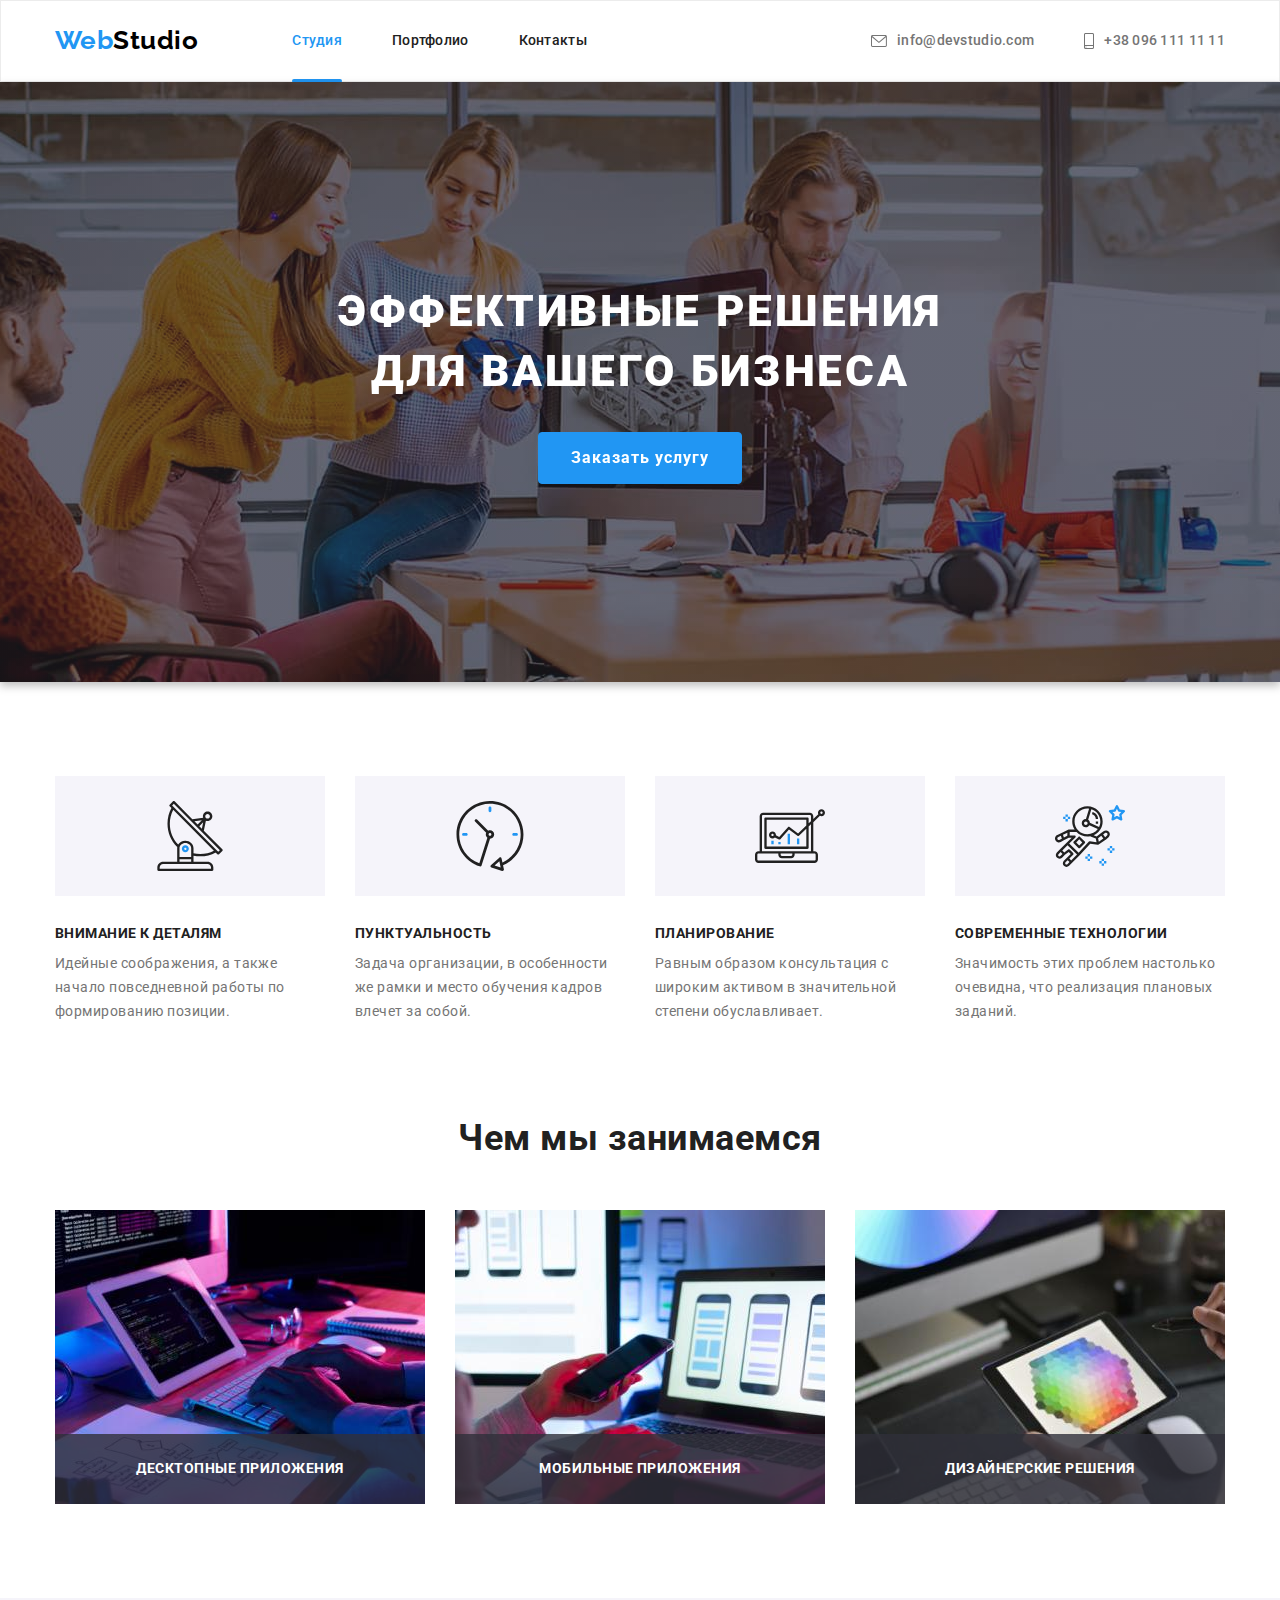
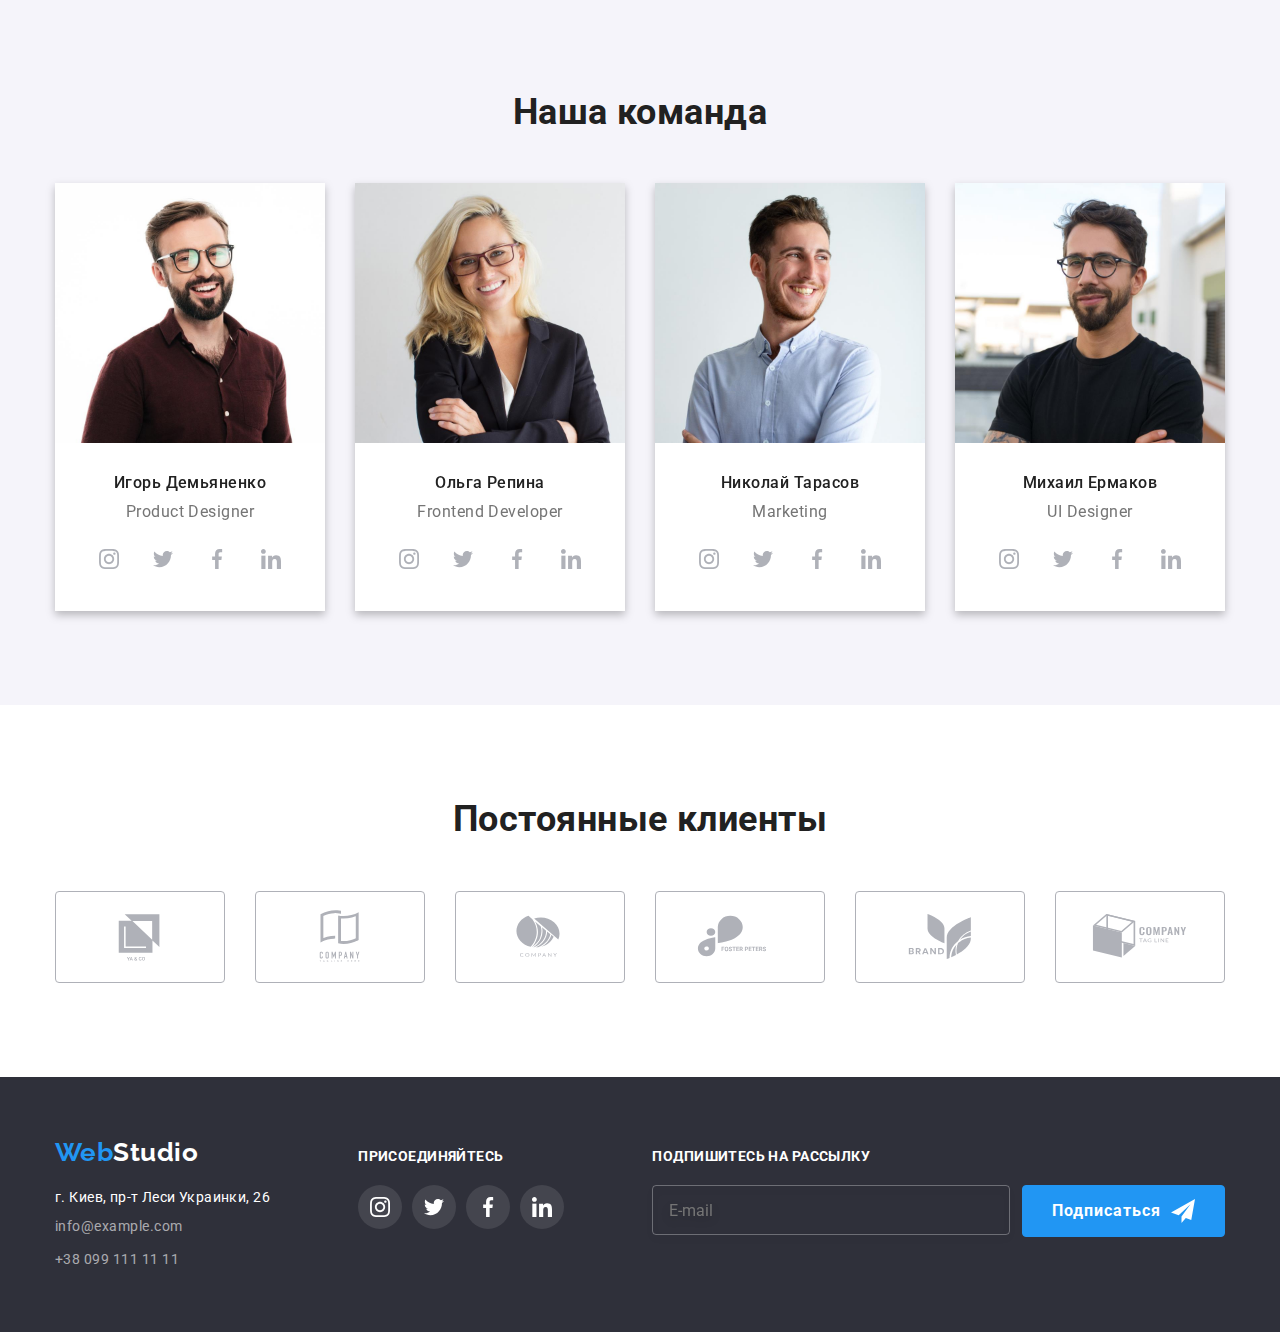
<file: index.html>
<!DOCTYPE html>
<html lang="ru">
  <head>
    <meta charset="UTF-8" />
    <meta http-equiv="X-UA-Compatible" content="IE=edge" />
    <meta name="viewport" content="width=device-width, initial-scale=1.0" />
    <title>WebStudio</title>
    <link rel="preconnect" href="https://fonts.googleapis.com" />
    <link rel="preconnect" href="https://fonts.gstatic.com" crossorigin />
    <link
      href="https://fonts.googleapis.com/css2?family=Raleway:wght@700&family=Roboto:wght@400;500;700;900&display=swap"
      rel="stylesheet"
    />
    <link
      rel="stylesheet"
      href="https://cdnjs.cloudflare.com/ajax/libs/modern-normalize/1.1.0/modern-normalize.min.css"
    />
    <link rel="stylesheet" href="./css/styles.css" />
  </head>
  <body>
    <header class="header">
      <div class="container main-nav">
        <nav class="header-navigation">
          <a href="" class="header-logo link" lang="en">Web<span class="accent">Studio</span></a>
          <ul class="header-list list">
            <li class="header-item">
              <a href="./index.html" class="header-link link current">Студия</a>
            </li>
            <li class="header-item">
              <a href="./portfolio.html" class="header-link link">Портфолио</a>
            </li>
            <li class="header-item">
              <a href="" class="header-link link">Контакты</a>
            </li>
          </ul>
        </nav>
        <ul class="header-contacts list">
          <li class="header-item">
            <a href="mailto:info@devstudio.com" class="header-link header-mail link"
              ><svg class="header-contacts-icon" width="16" height="12">
                <use href="./images/icons.svg#icon-envelope"></use>
              </svg>
              info@devstudio.com</a
            >
          </li>
          <li class="header-item">
            <a href="tel:+380961111111" class="header-link header-tel link"
              ><svg class="header-contacts-icon" width="10" height="16">
                <use href="./images/icons.svg#icon-smartphone"></use>
              </svg>
              +38 096 111 11 11
            </a>
          </li>
        </ul>
      </div>
    </header>
    <main>
      <section class="hero overlay">
        <div class="container">
          <h1 class="hero-title">Эффективные решения <br />для вашего бизнеса</h1>
          <button type="button" data-modal-open class="order-button">Заказать услугу</button>
        </div>
      </section>
      <section class="feature">
        <div class="container">
          <h2 class="visually-hidden">Преимущества</h2>
          <ul class="feature-list list">
            <li class="feature-item">
              <div class="feature-div-icon">
                <svg class="feature-icon" width="70" height="70">
                  <use href="./images/icons.svg#icon-antenna"></use>
                </svg>
              </div>
              <div class="feature-item-text">
                <h3 class="title">Внимание к деталям</h3>
                <p class="text">
                  Идейные соображения, а также начало повседневной работы по формированию позиции.
                </p>
              </div>
            </li>
            <li class="feature-item">
              <div class="feature-div-icon">
                <svg class="feature-icon" width="70" height="70">
                  <use href="./images/icons.svg#icon-clock"></use>
                </svg>
              </div>
              <div class="feature-item-text">
                <h3 class="title">Пунктуальность</h3>
                <p class="text">
                  Задача организации, в особенности же рамки и место обучения кадров влечет за
                  собой.
                </p>
              </div>
            </li>
            <li class="feature-item">
              <div class="feature-div-icon">
                <svg class="feature-icon" width="70" height="70">
                  <use href="./images/icons.svg#icon-diagram"></use>
                </svg>
              </div>
              <div class="feature-item-text">
                <h3 class="title">Планирование</h3>
                <p class="text">
                  Равным образом консультация с широким активом в значительной степени
                  обуславливает.
                </p>
              </div>
            </li>
            <li class="feature-item">
              <div class="feature-div-icon">
                <svg class="feature-icon" width="70" height="70">
                  <use href="./images/icons.svg#icon-astronaut"></use>
                </svg>
              </div>
              <div class="feature-item-text">
                <h3 class="title">Современные технологии</h3>
                <p class="text">
                  Значимость этих проблем настолько очевидна, что реализация плановых заданий.
                </p>
              </div>
            </li>
          </ul>
        </div>
      </section>

      <section class="work">
        <div class="container">
          <h2 class="section-title">Чем мы занимаемся</h2>
          <ul class="work-list list">
            <li class="work-item">
              <img class="work-image" src="./images/box1.jpg" alt="планшет" width="370" />
              <p class="work-item-text">Десктопные приложения</p>
            </li>
            <li class="work-item">
              <img class="work-image" src="./images/box2.jpg" alt="смартфон" width="370" />
              <p class="work-item-text">Мобильные приложения</p>
            </li>
            <li class="work-item">
              <img class="work-image" src="./images/box3.jpg" alt="стилус" width="370" />
              <p class="work-item-text">Дизайнерские решения</p>
            </li>
          </ul>
        </div>
      </section>

      <section class="team">
        <div class="container">
          <h2 class="section-title">Наша команда</h2>
          <ul class="team-list list">
            <li class="team-item">
              <img
                class="team-image"
                src="./images/worker1.jpg"
                alt="Игорь Демьяненко"
                width="270"
              />
              <div class="team-title">
                <h3 class="team-name">Игорь Демьяненко</h3>
                <p class="team-job" lang="en">Product Designer</p>
                <ul class="team-social-list list">
                  <li class="team-social-item">
                    <a href="" class="team-social-link">
                      <svg class="team-social-icon" width="20" height="20">
                        <use href="./images/icons.svg#icon-instagram"></use>
                      </svg>
                    </a>
                  </li>
                  <li class="team-social-item">
                    <a href="" class="team-social-link">
                      <svg class="team-social-icon" width="20" height="20">
                        <use href="./images/icons.svg#icon-twitter"></use>
                      </svg>
                    </a>
                  </li>
                  <li class="team-social-item">
                    <a href="" class="team-social-link">
                      <svg class="team-social-icon" width="20" height="20">
                        <use href="./images/icons.svg#icon-facebook"></use>
                      </svg>
                    </a>
                  </li>
                  <li class="team-social-item">
                    <a href="" class="team-social-link">
                      <svg class="team-social-icon" width="20" height="20">
                        <use href="./images/icons.svg#icon-linkedin"></use>
                      </svg>
                    </a>
                  </li>
                </ul>
              </div>
            </li>
            <li class="team-item">
              <img class="team-image" src="./images/worker2.jpg" alt="Ольга Репина" width="270" />
              <div class="team-title">
                <h3 class="team-name">Ольга Репина</h3>
                <p class="team-job" lang="en">Frontend Developer</p>
                <ul class="team-social-list list">
                  <li class="team-social-item">
                    <a href="" class="team-social-link">
                      <svg class="team-social-icon" width="20" height="20">
                        <use href="./images/icons.svg#icon-instagram"></use>
                      </svg>
                    </a>
                  </li>
                  <li class="team-social-item">
                    <a href="" class="team-social-link">
                      <svg class="team-social-icon" width="20" height="20">
                        <use href="./images/icons.svg#icon-twitter"></use>
                      </svg>
                    </a>
                  </li>
                  <li class="team-social-item">
                    <a href="" class="team-social-link">
                      <svg class="team-social-icon" width="20" height="20">
                        <use href="./images/icons.svg#icon-facebook"></use>
                      </svg>
                    </a>
                  </li>
                  <li class="team-social-item">
                    <a href="" class="team-social-link">
                      <svg class="team-social-icon" width="20" height="20">
                        <use href="./images/icons.svg#icon-linkedin"></use>
                      </svg>
                    </a>
                  </li>
                </ul>
              </div>
            </li>
            <li class="team-item">
              <img
                class="team-image"
                src="./images/worker3.jpg"
                alt="Николай Тарасов"
                width="270"
              />
              <div class="team-title">
                <h3 class="team-name">Николай Тарасов</h3>
                <p class="team-job" lang="en">Marketing</p>
                <ul class="team-social-list list">
                  <li class="team-social-item">
                    <a href="" class="team-social-link">
                      <svg class="team-social-icon" width="20" height="20">
                        <use href="./images/icons.svg#icon-instagram"></use>
                      </svg>
                    </a>
                  </li>
                  <li class="team-social-item">
                    <a href="" class="team-social-link">
                      <svg class="team-social-icon" width="20" height="20">
                        <use href="./images/icons.svg#icon-twitter"></use>
                      </svg>
                    </a>
                  </li>
                  <li class="team-social-item">
                    <a href="" class="team-social-link">
                      <svg class="team-social-icon" width="20" height="20">
                        <use href="./images/icons.svg#icon-facebook"></use>
                      </svg>
                    </a>
                  </li>
                  <li class="team-social-item">
                    <a href="" class="team-social-link">
                      <svg class="team-social-icon" width="20" height="20">
                        <use href="./images/icons.svg#icon-linkedin"></use>
                      </svg>
                    </a>
                  </li>
                </ul>
              </div>
            </li>
            <li class="team-item">
              <img class="team-image" src="./images/worker4.jpg" alt="Михаил Ермаков" width="270" />
              <div class="team-title">
                <h3 class="team-name">Михаил Ермаков</h3>
                <p class="team-job" lang="en">UI Designer</p>
                <ul class="team-social-list list">
                  <li class="team-social-item">
                    <a href="" class="team-social-link">
                      <svg class="team-social-icon" width="20" height="20">
                        <use href="./images/icons.svg#icon-instagram"></use>
                      </svg>
                    </a>
                  </li>
                  <li class="team-social-item">
                    <a href="" class="team-social-link">
                      <svg class="team-social-icon" width="20" height="20">
                        <use href="./images/icons.svg#icon-twitter"></use>
                      </svg>
                    </a>
                  </li>
                  <li class="team-social-item">
                    <a href="" class="team-social-link">
                      <svg class="team-social-icon" width="20" height="20">
                        <use href="./images/icons.svg#icon-facebook"></use>
                      </svg>
                    </a>
                  </li>
                  <li class="team-social-item">
                    <a href="" class="team-social-link">
                      <svg class="team-social-icon" width="20" height="20">
                        <use href="./images/icons.svg#icon-linkedin"></use>
                      </svg>
                    </a>
                  </li>
                </ul>
              </div>
            </li>
          </ul>
        </div>
      </section>

      <section class="clients">
        <div class="container">
          <h2 class="section-title">Постоянные клиенты</h2>
          <ul class="clients-list list">
            <li class="clients-item">
              <a href="" class="clients-link link">
                <svg class="clients-icon" width="106" height="60">
                  <use href="./images/icons.svg#icon-client1"></use>
                </svg>
              </a>
            </li>
            <li class="clients-item">
              <a href="" class="clients-link link">
                <svg class="clients-icon" width="106" height="60">
                  <use href="./images/icons.svg#icon-client2"></use>
                </svg>
              </a>
            </li>
            <li class="clients-item">
              <a href="" class="clients-link link">
                <svg class="clients-icon" width="106" height="60">
                  <use href="./images/icons.svg#icon-client3"></use>
                </svg>
              </a>
            </li>
            <li class="clients-item">
              <a href="" class="clients-link link">
                <svg class="clients-icon" width="106" height="60">
                  <use href="./images/icons.svg#icon-client4"></use>
                </svg>
              </a>
            </li>
            <li class="clients-item">
              <a href="" class="clients-link link">
                <svg class="clients-icon" width="106" height="60">
                  <use href="./images/icons.svg#icon-client5"></use>
                </svg>
              </a>
            </li>
            <li class="clients-item">
              <a href="" class="clients-link link">
                <svg class="clients-icon" width="106" height="60">
                  <use href="./images/icons.svg#icon-client6"></use>
                </svg>
              </a>
            </li>
          </ul>
        </div>
      </section>
    </main>

    <footer class="footer">
      <div class="container">
        <div class="footer-contact">
          <a href="" lang="en" class="footer-logo link">
            Web<span class="accent-footer">Studio</span>
          </a>
          <address class="footer-contacts">
            <ul class="footer-list list">
              <li class="footer-item">
                <a class="footer-address link" href="https://goo.gl/maps/3ZpsKinJBJPtdprP7">
                  г. Киев, пр-т Леси Украинки, 26
                </a>
              </li>
              <li class="footer-item">
                <a class="footer-mail link" href="mailto:info@example.com">info@example.com </a>
              </li>
              <li class="footer-item">
                <a class="footer-tel link" href="tel:+380991111111">+38 099 111 11 11 </a>
              </li>
            </ul>
          </address>
        </div>
        <div class="footer-join">
          <p class="footer-join-title">Присоединяйтесь</p>
          <ul class="footer-social-list list">
            <li class="footer-social-item">
              <a href="" class="footer-social-link">
                <svg class="footer-social-icon" width="20" height="20">
                  <use href="./images/icons.svg#icon-instagram"></use>
                </svg>
              </a>
            </li>
            <li class="footer-social-item">
              <a href="" class="footer-social-link">
                <svg class="footer-social-icon" width="20" height="20">
                  <use href="./images/icons.svg#icon-twitter"></use>
                </svg>
              </a>
            </li>
            <li class="footer-social-item">
              <a href="" class="footer-social-link">
                <svg class="footer-social-icon" width="20" height="20">
                  <use href="./images/icons.svg#icon-facebook"></use>
                </svg>
              </a>
            </li>
            <li class="footer-social-item">
              <a href="" class="footer-social-link">
                <svg class="footer-social-icon" width="20" height="20">
                  <use href="./images/icons.svg#icon-linkedin"></use>
                </svg>
              </a>
            </li>
          </ul>
        </div>
        <div class="footer-signup">
          <p class="footer-join-title">Подпишитесь на рассылку</p>
          <form action="#" class="signup-form">
            <div class="signup-wrap">
              <input type="email" name="signup-mail" class="signup" placeholder="E-mail" required />
              <button type="submit" class="signup-button order-button">
                Подписаться<svg class="signup-button-icon" width="24" height="24">
                  <use href="./images/icons.svg#icon-icon-send"></use>
                </svg>
              </button>
            </div>
          </form>
        </div>
      </div>
    </footer>
    <div class="backdrop is-hidden" data-modal>
      <div class="modal">
        <button type="button" data-modal-close class="modal-close">
          <svg class="close-icon" width="18" height="18">
            <use href="./images/icons.svg#icon-close"></use>
          </svg>
        </button>
        <p class="modal-title">Оставьте свои данные, мы вам перезвоним</p>
        <form action="#" class="modal-form">
          <div class="modal-field">
            <label for="name" class="modal-input-text">Имя</label>
            <div class="modal-input-wrap">
              <input class="modal-input" type="text" name="name" id="name" required autofocus />
              <svg class="modal-input-icon" width="18" height="18">
                <use href="./images/icons.svg#icon-person"></use>
              </svg>
            </div>
          </div>
          <div class="modal-field">
            <label for="tel" class="modal-input-text">Телефон</label>
            <div class="modal-input-wrap">
              <input class="modal-input" type="tel" minlength="2" name="tel" id="tel" required />
              <svg class="modal-input-icon" width="18" height="18">
                <use href="./images/icons.svg#icon-phone"></use>
              </svg>
            </div>
          </div>
          <div class="modal-field">
            <label for="mail" class="modal-input-text">Почта</label>
            <div class="modal-input-wrap">
              <input class="modal-input" type="email" name="mail" id="mail" required />
              <svg class="modal-input-icon" width="18" height="18">
                <use href="./images/icons.svg#icon-email"></use>
              </svg>
            </div>
          </div>
          <div class="modal-field-comment">
            <label for="comment" class="modal-input-text">Комментарий</label>
            <textarea
              name="comment"
              id="comment"
              class="modal-comment"
              placeholder="Введите текст"
            ></textarea>
          </div>
          <div class="modal-field-check">
            <input
              class="modal-check visually-hidden"
              type="checkbox"
              name="policy"
              id="modal-check"
              value="Соглашаюсь с рассылкой и принимаю Условия договора"
              required
            />
            <label for="modal-check" class="modal-check-text"
              ><span
                ><svg class="icon-check" width="16" height="15">
                  <use href="./images/icons.svg#icon-check"></use></svg></span
              >Соглашаюсь с рассылкой и принимаю&nbsp;
              <a href="" class="policy-link">Условия договора</a></label
            >
          </div>
          <button type="submit" class="order-button modal-button">Отправить</button>
        </form>
      </div>
    </div>
    <script src="./js/modal.js"></script>
  </body>
</html>
</file>
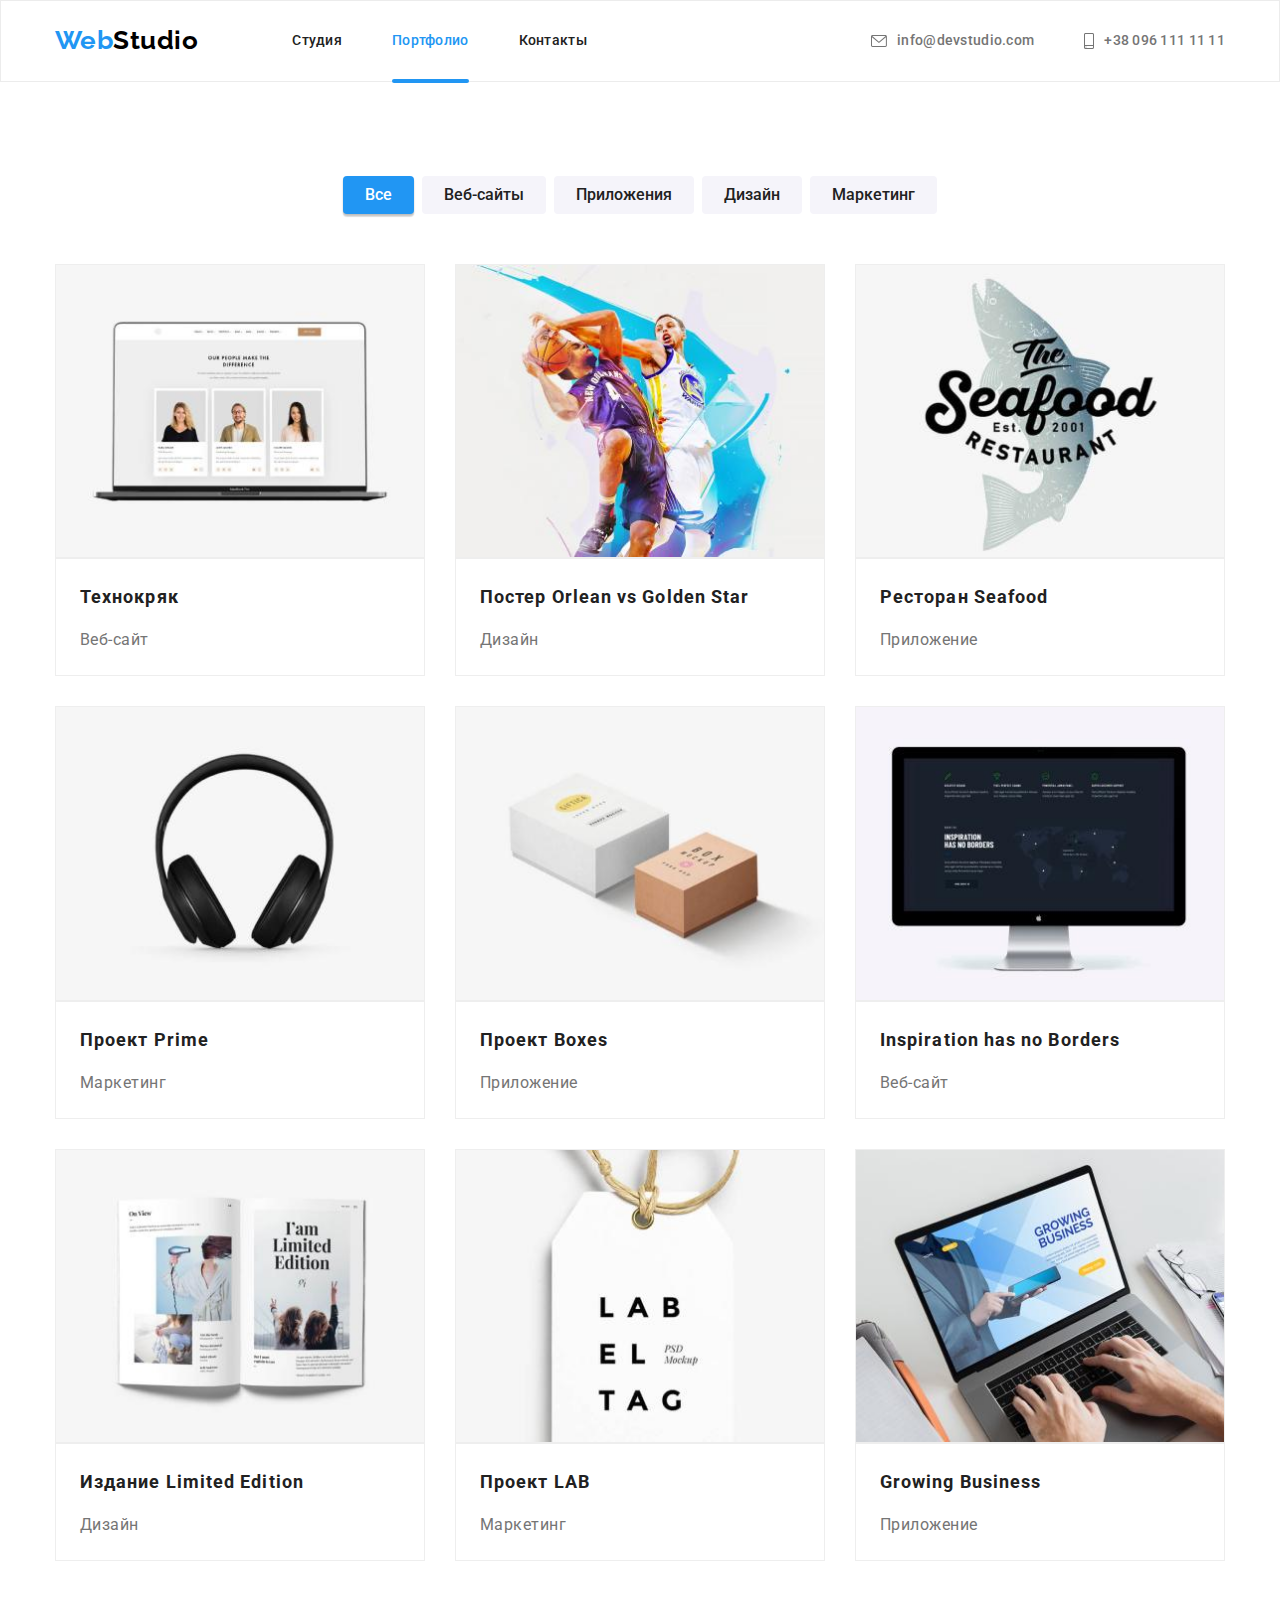
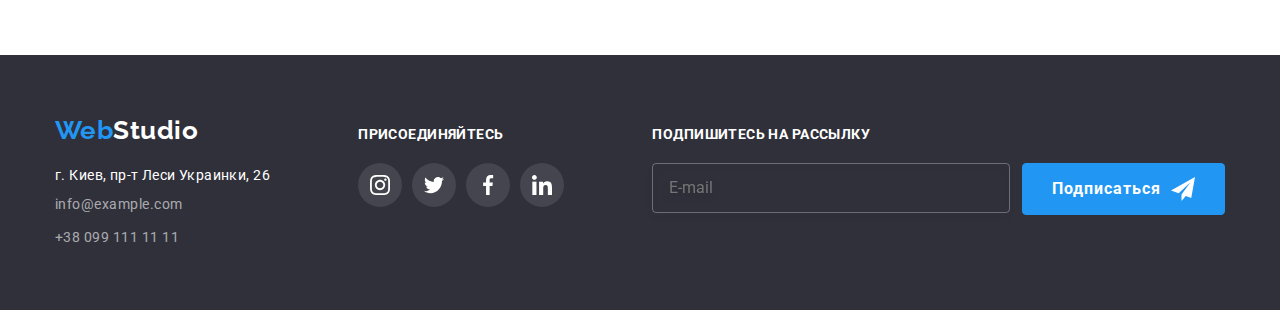
<file: portfolio.html>
<!DOCTYPE html>
<html lang="ru">
  <head>
    <meta charset="UTF-8" />
    <meta http-equiv="X-UA-Compatible" content="IE=edge" />
    <meta name="viewport" content="width=device-width, initial-scale=1.0" />
    <title>Portfolio</title>
    <link rel="preconnect" href="https://fonts.googleapis.com" />
    <link rel="preconnect" href="https://fonts.gstatic.com" crossorigin />
    <link
      href="https://fonts.googleapis.com/css2?family=Raleway:wght@700&family=Roboto:wght@400;500;700;900&display=swap"
      rel="stylesheet"
    />
    <link
      rel="stylesheet"
      href="https://cdnjs.cloudflare.com/ajax/libs/modern-normalize/1.1.0/modern-normalize.min.css"
    />
    <link rel="stylesheet" href="./css/styles.css" />
  </head>
  <body>
    <header class="header">
      <div class="container main-nav">
        <nav class="header-navigation">
          <a href="" class="header-logo link" lang="en">Web<span class="accent">Studio</span></a>
          <ul class="header-list list">
            <li class="header-item">
              <a href="./index.html" class="header-link link">Студия</a>
            </li>
            <li class="header-item">
              <a href="./portfolio.html" class="header-link link current">Портфолио</a>
            </li>
            <li class="header-item">
              <a href="" class="header-link link">Контакты</a>
            </li>
          </ul>
        </nav>
        <ul class="header-contacts list">
          <li class="header-item">
            <a href="mailto:info@devstudio.com" class="header-link header-mail link"
              ><svg class="header-contacts-icon" width="16" height="12">
                <use href="./images/icons.svg#icon-envelope"></use>
              </svg>
              info@devstudio.com</a
            >
          </li>
          <li class="header-item">
            <a href="tel:+380961111111" class="header-link header-tel link"
              ><svg class="header-contacts-icon" width="10" height="16">
                <use href="./images/icons.svg#icon-smartphone"></use>
              </svg>
              +38 096 111 11 11
            </a>
          </li>
        </ul>
      </div>
    </header>

    <main>
      <section class="portfolio-category">
        <div class="container">
          <h1 class="section-title visually-hidden">Примеры работ</h1>
          <!-- Кнопки выбора -->
          <ul class="portfolio-btn link list">
            <li class="portfolio-btn-item">
              <button type="button" class="portfolio-btn-current button">Все</button>
            </li>
            <li class="portfolio-btn-item">
              <button type="button" class="portfolio-btn-filter button">Веб-сайты</button>
            </li>
            <li class="portfolio-btn-item">
              <button type="button" class="portfolio-btn-filter button">Приложения</button>
            </li>
            <li class="portfolio-btn-item">
              <button type="button" class="portfolio-btn-filter button">Дизайн</button>
            </li>
            <li class="portfolio-btn-item">
              <button type="button" class="portfolio-btn-filter button">Маркетинг</button>
            </li>
          </ul>
          <!-- Примеры работ -->
          <ul class="examples-list list">
            <li class="examples-item">
              <a href="" class="examples-link link">
                <div class="examples-overlay">
                  <img class="examples-img" src="./images/techno.jpg" alt="Ноутбук" width="370" />
                  <p class="examples-overlay-text">
                    Технокряк это современная площадка распространения коронавируса. Компании
                    используют эту платформу для цифрового шпионажа и атак на защищённые сервера
                    конкурентов.
                  </p>
                </div>
                <div class="examples-text">
                  <h2 class="title">Технокряк</h2>
                  <p class="text">Веб-сайт</p>
                </div>
              </a>
            </li>
            <li class="examples-item">
              <a href="" class="examples-link link">
                <div class="examples-overlay">
                  <img
                    class="examples-img"
                    src="./images/new-orlean-vs-golden-star.jpg"
                    alt="<Баскетболисты>"
                    width="370"
                  />
                  <p class="examples-overlay-text">
                    Технокряк это современная площадка распространения коронавируса. Компании
                    используют эту платформу для цифрового шпионажа и атак на защищённые сервера
                    конкурентов.
                  </p>
                </div>
                <div class="examples-text">
                  <h2 class="title">Постер <span lang="en">Orlean vs Golden Star</span></h2>
                  <p class="text">Дизайн</p>
                </div>
              </a>
            </li>
            <li class="examples-item">
              <a href="" class="examples-link link">
                <div class="examples-overlay">
                  <img
                    class="examples-img"
                    src="./images/seafood.jpg"
                    alt="Логотип Ресторана Seafood"
                    width="370"
                  />
                  <p class="examples-overlay-text">
                    Технокряк это современная площадка распространения коронавируса. Компании
                    используют эту платформу для цифрового шпионажа и атак на защищённые сервера
                    конкурентов.
                  </p>
                </div>
                <div class="examples-text">
                  <h2 class="title">Ресторан <span lang="en">Seafood</span></h2>
                  <p class="text">Приложение</p>
                </div>
              </a>
            </li>
            <li class="examples-item">
              <a href="" class="examples-link link">
                <div class="examples-overlay">
                  <img
                    class="examples-img"
                    src="./images/prime-earphones.jpg"
                    alt="Наушники"
                    width="370"
                  />
                  <p class="examples-overlay-text">
                    Технокряк это современная площадка распространения коронавируса. Компании
                    используют эту платформу для цифрового шпионажа и атак на защищённые сервера
                    конкурентов.
                  </p>
                </div>
                <div class="examples-text">
                  <h2 class="title">Проект <span lang="en">Prime</span></h2>
                  <p class="text">Маркетинг</p>
                </div>
              </a>
            </li>
            <li class="examples-item">
              <a href="" class="examples-link link">
                <div class="examples-overlay">
                  <img class="examples-img" src="./images/boxes.jpg" alt="Коробочки" width="370" />
                  <p class="examples-overlay-text">
                    Технокряк это современная площадка распространения коронавируса. Компании
                    используют эту платформу для цифрового шпионажа и атак на защищённые сервера
                    конкурентов.
                  </p>
                </div>
                <div class="examples-text">
                  <h2 class="title">Проект <span lang="en">Boxes</span></h2>
                  <p class="text">Приложение</p>
                </div>
              </a>
            </li>
            <li class="examples-item">
              <a href="" class="examples-link link">
                <div class="examples-overlay">
                  <img
                    class="examples-img"
                    src="./images/inspiration-no-borders.jpg"
                    alt="Монитор"
                    width="370"
                  />
                  <p class="examples-overlay-text">
                    Технокряк это современная площадка распространения коронавируса. Компании
                    используют эту платформу для цифрового шпионажа и атак на защищённые сервера
                    конкурентов.
                  </p>
                </div>
                <div class="examples-text">
                  <h2 lang="en" class="title">Inspiration has no Borders</h2>
                  <p class="text">Веб-сайт</p>
                </div>
              </a>
            </li>
            <li class="examples-item">
              <a href="" class="examples-link link">
                <div class="examples-overlay">
                  <img
                    class="examples-img"
                    src="./images/limited-edition-magazine.jpg"
                    alt="Журнал"
                    width="370"
                  />
                  <p class="examples-overlay-text">
                    Технокряк это современная площадка распространения коронавируса. Компании
                    используют эту платформу для цифрового шпионажа и атак на защищённые сервера
                    конкурентов.
                  </p>
                </div>
                <div class="examples-text">
                  <h2 class="title">Издание <span lang="en">Limited Edition</span></h2>
                  <p class="text">Дизайн</p>
                </div>
              </a>
            </li>
            <li class="examples-item">
              <a href="" class="examples-link link">
                <div class="examples-overlay">
                  <img
                    class="examples-img"
                    src="./images/lab-parcel.jpg"
                    alt="<Бирка>"
                    width="370"
                  />
                  <p class="examples-overlay-text">
                    Технокряк это современная площадка распространения коронавируса. Компании
                    используют эту платформу для цифрового шпионажа и атак на защищённые сервера
                    конкурентов.
                  </p>
                </div>
                <div class="examples-text">
                  <h2 class="title">Проект <span lang="en">LAB</span></h2>
                  <p class="text">Маркетинг</p>
                </div>
              </a>
            </li>
            <li class="examples-item">
              <a href="" class="examples-link link">
                <div class="examples-overlay">
                  <img
                    class="examples-img"
                    src="./images/growing-business-notebook.jpg"
                    alt="Ноутбук"
                    width="370"
                  />
                  <p class="examples-overlay-text">
                    Технокряк это современная площадка распространения коронавируса. Компании
                    используют эту платформу для цифрового шпионажа и атак на защищённые сервера
                    конкурентов.
                  </p>
                </div>
                <div class="examples-text">
                  <h2 lang="en" class="title">Growing Business</h2>
                  <p class="text">Приложение</p>
                </div>
              </a>
            </li>
          </ul>
        </div>
      </section>
    </main>

    <footer class="footer">
      <div class="container">
        <div class="footer-contact">
          <a href="" lang="en" class="footer-logo link">
            Web<span class="accent-footer">Studio</span>
          </a>
          <address class="footer-contacts">
            <ul class="footer-list list">
              <li class="footer-item">
                <a class="footer-address link" href="https://goo.gl/maps/3ZpsKinJBJPtdprP7">
                  г. Киев, пр-т Леси Украинки, 26
                </a>
              </li>
              <li class="footer-item">
                <a class="footer-mail link" href="mailto:info@example.com">info@example.com </a>
              </li>
              <li class="footer-item">
                <a class="footer-tel link" href="tel:+380991111111">+38 099 111 11 11 </a>
              </li>
            </ul>
          </address>
        </div>
        <div class="footer-join">
          <p class="footer-join-title">Присоединяйтесь</p>
          <ul class="footer-social-list list">
            <li class="footer-social-item">
              <a href="" class="footer-social-link">
                <svg class="footer-social-icon" width="20" height="20">
                  <use href="./images/icons.svg#icon-instagram"></use>
                </svg>
              </a>
            </li>
            <li class="footer-social-item">
              <a href="" class="footer-social-link">
                <svg class="footer-social-icon" width="20" height="20">
                  <use href="./images/icons.svg#icon-twitter"></use>
                </svg>
              </a>
            </li>
            <li class="footer-social-item">
              <a href="" class="footer-social-link">
                <svg class="footer-social-icon" width="20" height="20">
                  <use href="./images/icons.svg#icon-facebook"></use>
                </svg>
              </a>
            </li>
            <li class="footer-social-item">
              <a href="" class="footer-social-link">
                <svg class="footer-social-icon" width="20" height="20">
                  <use href="./images/icons.svg#icon-linkedin"></use>
                </svg>
              </a>
            </li>
          </ul>
        </div>
        <div class="footer-signup">
          <p class="footer-join-title">Подпишитесь на рассылку</p>
          <form action="#" class="signup-form">
            <div class="signup-wrap">
              <input type="email" name="signup-mail" class="signup" placeholder="E-mail" required />
              <button type="submit" class="signup-button order-button">
                Подписаться<svg class="signup-button-icon" width="24" height="24">
                  <use href="./images/icons.svg#icon-icon-send"></use>
                </svg>
              </button>
            </div>
          </form>
        </div>
      </div>
    </footer>
  </body>
</html>
</file>
<file: css/styles.css>
/* #000000 лого */
/* #212121 навігація, заголовки секцій */
/* #757575 основний колір тексту, контакти, текст секцій */
/* #2196F3 акцент */
/* #FFFFFF текст герой */
/* #FFFFFF другий фон */
/* #E5E5E5 основний фон */
/* raleway logo-700 */
/* roboto nav-500 hero-900 button&h3-700 
text&address-400 names-500*/

html {
  box-sizing: border-box;
}

*,
*::before,
*::after {
  box-sizing: inherit;
}

:root {
  --primary-text-color: #757575;
  --title-text-color: #212121;
  --accent-color: #2196f3;
  --secondary-text-color: #ffffff;
  --secondary-background-color: #2f303a;
  --button-color: #f5f4fa;
  --studio-color: #000;
  --header-border-color: #ECECEC;
  --portfolio-cards-border-color: #EEEEEE;
  --icon-color: #AFB1B8;
}

p,
h1,
h2,
h3,
h4,
h5,
h6 {
  margin: 0;
}

ul {
  margin: 0;
  padding: 0;
}

img {
  display: block;
  max-width: 100%;
  height: auto;
}

button {
  cursor: pointer;
}

.container {
  /* background-color: var(--secondary-text-color); */
  width: 1200px;
  margin: 0 auto;
  padding-right: 15px;
  padding-left: 15px;
  /* outline: 2px solid tomato; */
}

body {
  color: var(--primary-text-color);
  background-color: var(--secondary-text-color);
  font-family: "Roboto", sans-serif;
  letter-spacing: 0.03em;
  margin: 0;
}

.list {
  list-style: none;
  margin: 0;
  padding: 0;
}

.link {
  text-decoration: none;
}

.header {
  margin-bottom: 0;
  border: 1px solid var(--header-border-color);
}

/* лого */

.header-logo,
.footer-logo {
  color: var(--accent-color);
  font-family: "Raleway", sans-serif;
  font-weight: 700;
  font-size: 26px;
  line-height: 1.19;
}

.header-logo .accent {
  color: var(--studio-color);
}

.header-logo {
  padding-top: 24px;
  padding-bottom: 25px;
}

/* навігація */

.main-nav,
.header-list,
.header-contacts,
.header-link,
.header-navigation {
  display: flex;
}

.main-nav {
  align-items: center;
  justify-content: space-between;
}

.header-list {
  margin-left: 94px
}

.header-item:not(:last-child) {
  margin-right: 50px;
}

.header-link:hover,
.header-link:focus,
.header-contacts-link:hover,
.header-contacts-link:focus,
.header-link.current,
.accent:hover,
.accent-footer:hover,
.accent:focus,
.accent-footer:focus,
.footer-mail:hover,
.footer-mail:focus,
.footer-tel:focus,
.footer-tel:hover,
.footer-address:hover,
.footer-address:focus {
  color: var(--accent-color);
}

.header-contacts-link,
.accent,
.accent-footer,
.footer-mail,
.footer-tel,
.footer-address {
  transition: color 250ms cubic-bezier(0.4, 0, 0.2, 1);
}

.header-link {
  position: relative;
  align-items: center;
  justify-content: center;
  color: var(--title-text-color);
  font-weight: 500;
  font-size: 14px;
  line-height: 1.14;
  letter-spacing: 0.02em;
  padding-top: 32px;
  padding-bottom: 32px;
  transition: color 250ms cubic-bezier(0.4, 0, 0.2, 1);
}

.current::after {
  display: block;
  content: '';
  position: absolute;
  left: 0;
  bottom: -2px;
  width: 100%;
  height: 4px;
  border-radius: 2px;  
  background-color: var(--accent-color);
  /* opacity: 0;
  transition: opacity 250ms; */
}

/* .header-link:hover::after {
  opacity: 1;  
} */

.header-mail, .header-tel {
  color: var(--primary-text-color);  
}

.header-contacts-icon {
  fill: currentColor;
  margin-right: 10px;
}

/* герой */

.hero {
  background-color: var(--secondary-background-color);
  text-align: center;
  padding-top: 200px;
  padding-bottom: 200px;
}

.overlay {
  max-width: 1600px;
  height: 600px;
  margin-left: auto;
  margin-right: auto;
  background-image: linear-gradient(
    to right,
    rgba(47, 48, 58, 0.4),
    rgba(47, 48, 58, 0.4)
  ),
  url("../images/hero.jpg");
  background-repeat: no-repeat;
  background-position: center;
  background-size: cover;
  filter: drop-shadow(0px 4px 4px rgba(0, 0, 0, 0.25));
}

.hero > .container {
    width: 696px;
}

.hero-title {
  margin-top: 0;
  margin-bottom: 30px;
  color: var(--secondary-text-color);
  font-weight: 900;
  font-size: 44px;
  line-height: 1.36;
  letter-spacing: 0.06em;
  text-transform: uppercase;
}

.order-button {
  display: inline-block;
  color: var(--secondary-text-color);
  background-color: var(--accent-color);
  border: 1px solid transparent;
  border-color: var(--accent-color);
  border-radius: 4px;
  font-family: inherit;
  font-weight: 700;
  font-size: 16px;
  line-height: 1.87;
  text-align: center;
  letter-spacing: 0.06em;
  cursor: pointer;
  min-width: 200px;
  padding: 10px 32px;
}

/* sections */

.visually-hidden {
  position: absolute;
  white-space: nowrap;
  width: 1px;
  height: 1px;
  overflow: hidden;
  border: 0;
  padding: 0;
  clip: rect(0 0 0 0);
  clip-path: inset(50%);
  margin: -1px;
}

.title {
  margin-top: 0;
  margin-bottom: 10px;
}

.section-title {
  color: var(--title-text-color);
  font-weight: bold;
  font-size: 36px;
  line-height: 1.16;
  text-align: center;
  margin-top: 0;
  margin-bottom: 50px;
}

.text {
  margin-top: 0;
  margin-bottom: 0;
}

/* features */

.feature {
  padding-top: 94px;
  padding-bottom: 94px;
}

.feature-list {
  display: flex;
  align-items: center;
  justify-content: space-between;
  width: 1170px;
}

.feature-list .title {
  color: var(--title-text-color);
  font-weight: 700;
  font-size: 14px;
  line-height: 1.14;
  text-transform: uppercase;
}

.feature-item {
  display: block;
  width: 270px;
  background-color: var(--button-color);
}

.feature-div-icon {
  display: flex;
  align-items: center;
  justify-content: center;
  height: 120px;
}

.feature-item:not(:last-child) {
  margin-right: 30px;
}

.feature-item-text {
  padding-top: 30px;
  background-color: var(--secondary-text-color);
}

.feature-list .text {
  font-size: 14px;
  line-height: 1.71;
}

/* work */

.work {  
  padding-bottom: 94px;
}

.work-list {
  display: flex;
  justify-content: space-between;
}

.work-item:not(:last-child) {
  margin-right: 30px;
}

.work-item {
  position: relative;
}

.work-item-text {
  position: absolute;
  bottom: 0;
  left: 0;
  font-weight: 700;
font-size: 14px;
line-height: 1.14;
text-transform: uppercase;
text-align: center;
color: var(--secondary-text-color);
background-color: rgba(47, 48, 58, 0.8);
height: 70px;
width: 100%;
display: flex;
justify-content: center;
align-items: center;
}

/* team */

.team {
  background-color: var(--button-color);
  padding-top: 94px;
  padding-bottom: 94px;
}

.team-list {
  display: flex;  
}

.team-title {
  padding: 30px 32px;
}

.team-name {
  color: var(--title-text-color);
  font-weight: 500;
  font-size: 16px;
  line-height: 1.19;
  text-align: center;
  margin-bottom: 10px;
}

.team-job {
  font-size: 16px;
  line-height: 1.19;
  text-align: center;  
  margin-bottom: 16px;
}

.team-item {
  background-color: var(--secondary-text-color);  
  border-radius: 0px;
  filter: drop-shadow(0px 4px 4px rgba(0, 0, 0, 0.25));
}

.team-item:not(:last-child) {
  margin-right: 30px;
}

.team-social-list {
  display: flex;
  justify-content: center;
}

.team-social-item {
  width: 44px;
  height: 44px;
}

.team-social-item + .team-social-item {
  margin-left: 10px;
}

.team-social-link {
  width: 100%;
  height: 100%;
  border-radius: 50%;
  display: flex;
  align-items: center;
  justify-content: center;
  color: var(--icon-color);
  transition: background-color 250ms cubic-bezier(0.4, 0, 0.2, 1), color 250ms cubic-bezier(0.4, 0, 0.2, 1);
}

.team-social-icon {
  fill: currentColor;
}

.team-social-link:hover,
.team-social-link:focus {
  background-color: var(--accent-color);
  color: var(--secondary-text-color);
}

/* clients */

.clients {
  background-color: var(--secondary-text-color);
  padding-top: 94px;
  padding-bottom: 94px;
}

.clients-list {
  display: flex;
  justify-content: center;
}

.clients-item {
  width: 170px;
  height: 92px;  
}

/* .clients-item:hover,
.clients-item:focus { 
  border-color: var(--accent-color);  
} */

.clients-item + .clients-item {
  margin-left: 30px;
}

.clients-link {
  width: 100%;
  height: 100%;
  display: flex;
  align-items: center;
  justify-content: center;
  color: var(--icon-color);
  border: 1px solid var(--icon-color);
  border-radius: 4px;
  transition: color 250ms cubic-bezier(0.4, 0, 0.2, 1), border-color 250ms cubic-bezier(0.4, 0, 0.2, 1);
}

.clients-icon {
  fill: currentColor;
}

.clients-link:hover,
.clients-link:focus { 
  color: var(--accent-color);
  border-color: var(--accent-color);
}

/* footer */

.footer {
  background-color: var(--secondary-background-color);
  padding-top: 60px;
  padding-bottom: 60px;
}

.footer-logo {
  display: inline-block;
  margin-bottom: 20px;
}

.footer-item:not(:last-child) {
  margin-bottom: 9px;
}

.accent-footer {
  color: var(--secondary-text-color);
}

.footer-address {
  color: var(--secondary-text-color);
  font-style: normal;
  font-size: 14px;
  line-height: 1.17;
  letter-spacing: 0.03em;
}

.footer-mail,
.footer-tel {
  color: rgba(255, 255, 255, 0.6);
  font-style: normal;
  font-size: 14px;
  line-height: 1.71;
}

.footer-join,
.footer-contacts,
.footer-social-list,
.footer-social-link,
.footer-contact {
  display: flex;  
}

.footer > .container {
  display: flex;
  flex-direction: row;
  align-items: baseline;
}

.footer-contact {
  flex-direction: column;
}
.footer-join {
  flex-direction: column;  
  width: 206px;
  height: 80px;
  margin-left: auto;
}

.footer-join-title {
  font-weight: 700;
  font-size: 14px;
  line-height: 1.14;
  letter-spacing: 0.03em;
  text-transform: uppercase;
  color: var(--secondary-text-color);
  margin-bottom: 20px;
  align-items: baseline;
}

.footer-social-list {
  justify-content: center;  
}

.footer-social-item {
  width: 44px;
  height: 44px;
  border-radius: 50%;
  background-color: rgba(255, 255, 255, 0.1);
  transition: background-color 250ms cubic-bezier(0.4, 0, 0.2, 1);
}

.footer-social-item + .footer-social-item {
  margin-left: 10px;
}

.footer-social-link {
  width: 100%;
  height: 100%;
  border-radius: 50%;
  align-items: center;
  justify-content: center;
  transition: background-color 250ms cubic-bezier(0.4, 0, 0.2, 1);
}

.footer-social-icon {
  fill: var(--secondary-text-color);
}

.footer-social-link:hover,
.footer-social-link:focus {
  background-color: var(--accent-color); 
}

.footer-social-link:hover .footer-social-icon,
.footer-social-link:focus .footer-social-icon {
  fill: var(--secondary-text-color);
}

.footer-social-link .footer-social-icon {
  transition: fill 250ms cubic-bezier(0.4, 0, 0.2, 1);
}

/* Модалка hero */

.backdrop {
  position: fixed;
  top: 0;
  left: 0;
  width: 100vw;
  height: 100vh;
  background: rgba(0, 0, 0, 0.2);
  opacity: 1;
  transition: opacity 250ms cubic-bezier(0.4, 0, 0.2, 1), visibility 250ms cubic-bezier(0.4, 0, 0.2, 1);  
}

.backdrop.is-hidden .modal {
  transform: scale(1.5) rotate(270deg);
}

.backdrop.is-hidden {
  visibility: hidden;
  opacity: 0;
  pointer-events: none;
}

.modal {
  position: absolute;
  top: 50%;
  left: 50%;
  transform: translate(-50%, -50%) scale(1) rotate(0);
  transition: transform 250ms cubic-bezier(0.4, 0, 0.2, 1);

  min-height: 581px;
  min-width: 528px;
  background-color: #FFFFFF;
  box-shadow: 0px 1px 3px rgba(0, 0, 0, 0.12), 0px 1px 1px rgba(0, 0, 0, 0.14), 0px 2px 1px rgba(0, 0, 0, 0.2);
  border-radius: 4px;
  padding: 40px;
}

.modal-close {
  position: absolute;
  top: 8px;
  right: 8px;
  width: 30px;
  height: 30px;
  background-color: var(--secondary-text-color);
  border: 1px solid rgba(0, 0, 0, 0.1);
  border-radius: 50%;
  display: flex;
  justify-content: center;
  align-items: center;
  transition: fill 250ms cubic-bezier(0.4, 0, 0.2, 1), visibility 250ms cubic-bezier(0.4, 0, 0.2, 1), border-color 250ms cubic-bezier(0.4, 0, 0.2, 1);
}

.modal-close:hover,
.modal-close:focus {
  fill: var(--accent-color);
  border-color: var(--accent-color);
}

.modal-title {
font-weight: 700;
font-size: 20px;
line-height: 1.15;
text-align: center;
letter-spacing: 0.03em;
color: var(--title-text-color);
margin-bottom: 12px;
}

.modal-field {
margin-bottom: 10px;
}

.modal-input-wrap {
  position: relative;
}

.modal-input {
  width: 100%;
  height: 40px;
  border: 1px solid rgba(33, 33, 33, 0.2);
  border-radius: 4px;
  outline: none;
  padding-left: 30px;
  padding-right: 12px;
  background-color: transparent;
  font-size: 14px;
  transition: border-color 250ms cubic-bezier(0.4, 0, 0.2, 1);
}

.modal-input:focus + .modal-input-icon,
.modal-input:hover + .modal-input-icon {
  fill: var(--accent-color);
}

.modal-input:focus, .modal-input-text:focus {
  border-color: var(--accent-color);
}

.modal-input-icon {
  position: absolute;
  top: 50%;
  transform: translateY(-50%);
  left: 12px;
  transition: fill 250ms cubic-bezier(0.4, 0, 0.2, 1);
}

.modal-comment {
  display: block;
  width: 100%;
  height: 120px;
  font-size: 14px;
  line-height: 1.14;
  letter-spacing: 0.01em;
  border: 1px solid rgba(33, 33, 33, 0.2);
  border-radius: 4px;
  outline: none;
  padding: 12px 16px;
  resize: none;
  transition: border-color 250ms cubic-bezier(0.4, 0, 0.2, 1);
}

.modal-field-comment {
  margin-bottom: 20px;
}

.modal-comment:focus {
  border-color: var(--accent-color);
}

.modal-input::placeholder .modal-comment::placeholder{
  font-size: 14px;
line-height: 1.14;
letter-spacing: 0.01em;
color: rgba(117, 117, 117, 0.5);
}

.modal-input-text {
  display: block;
  margin-bottom: 4px;
  font-size: 12px;
line-height: 1.16;
letter-spacing: 0.01em;
color: var(--primary-text-color);
transition: border-color 250ms cubic-bezier(0.4, 0, 0.2, 1);
}

.modal-button {
  margin: 0 auto;
  display: block;
}

.modal-field-check {
  margin-bottom: 30px;
}

.modal-check-text {
  font-size: 14px;
  line-height: 1.71;
  letter-spacing: 0.03em;
  color: var(--primary-text-color);
  display: flex;
  align-items: center;
  justify-content: center;
}

.modal-check-text span {
  width: 16px;
  height: 15px;
  border: 2px solid var(--title-text-color);
  margin-right: 8.38px;
  display: flex;
  align-items: center;
  justify-content: center;
}

.icon-check {
  fill: var(--secondary-text-color);
}

.modal-check:checked + .modal-check-text span {
  background-color: var(--accent-color);
  border: none;
}

.modal-check:focus + .modal-check-text span {
  border: 2px solid var(--accent-color);
}

.policy-link {
  color: var(--accent-color);
}

/* .modal-check-text::before {
  content: '';
  width: 16px;
  height: 15px;
  border: 2px solid var(--title-text-color);
  margin-right: 8.38px;  
}

.modal-check:checked + .modal-check-text::before {
  background-image: url(../images/check.svg);
  background-position: center;
  background-size: cover;
  background-repeat: no-repeat;
  border: none;
} */

/* Форма футера Подпишись */

.footer-signup {
  margin-left: auto;
}

.signup {
  width: 358px;
  height: 50px;
  background-color: transparent;
  border: 1px solid rgba(255, 255, 255, 0.3);
filter: drop-shadow(0px 4px 4px rgba(0, 0, 0, 0.15));
border-radius: 4px;
margin-right: 12px;
padding: 15px 0 15px 16px;
color: var(--secondary-text-color);
}

.signup-wrap {
  display: flex;
  justify-content: space-between;  
}

.signup-button {
  display: flex;
  justify-content: center;
  align-items: center;
  padding: 10px 29px;
}

.signup-button-icon {
  margin-left: 10px;
  fill: var(--secondary-text-color);
}

/* portfolio */

.button {
  border: 0;
  border-radius: 4px;
  font-family: inherit;
  font-weight: 500;
  font-size: 16px;
  line-height: 1.62;
  text-align: center;
  cursor: pointer;  
  padding: 6px 22px;  
}

.portfolio-btn-current {
  color: var(--secondary-text-color);
  background-color: var(--accent-color);
  border-color: var(--accent-color);
  box-shadow: 0px 3px 1px rgba(0, 0, 0, 0.1), 0px 1px 2px rgba(0, 0, 0, 0.08), 0px 2px 2px rgba(0, 0, 0, 0.12);
}

.portfolio-btn-filter {
  color: var(--title-text-color);
  background-color: var(--button-color);
  border-color: var(--button-color);  
}

.portfolio-category {
  padding-top: 94px;
  padding-bottom: 94px;
}

.portfolio-btn {
  display: flex;
  justify-content: center;
  margin-bottom: 50px;
}

.portfolio-btn-item:not(:last-child) {
  margin-right: 8px;
}

.portfolio-category .portfolio-btn-filter:hover,
.portfolio-category .portfolio-btn-filter:focus,
.portfolio-category .portfolio-btn-current:hover,
.portfolio-category .portfolio-btn-current:hover {
  color: var(--secondary-text-color);
  background-color: var(--accent-color);  
  box-shadow: 0px 3px 1px rgba(0, 0, 0, 0.1), 0px 1px 2px rgba(0, 0, 0, 0.08), 0px 2px 2px rgba(0, 0, 0, 0.12);
}

.portfolio-category .portfolio-btn-filter,
.portfolio-category .portfolio-btn-current {
  transition: color 250ms cubic-bezier(0.4, 0, 0.2, 1), background-color 250ms cubic-bezier(0.4, 0, 0.2, 1), box-shadow 250ms cubic-bezier(0.4, 0, 0.2, 1);
}

/* Наши работы */

.examples-list {
  display: flex;
  flex-wrap: wrap;
  margin-right: -30px;
  margin-bottom: -30px;
}

.examples-list .title {
  color: var(--title-text-color);
  font-weight: bold;
  font-size: 18px;
  line-height: 2;
  letter-spacing: 0.06em;
}

.examples-list .text {
  color: var(--primary-text-color);
  font-size: 16px;
  line-height: 1.87;  
}

.examples-text {
  padding: 20px 24px;
  border: 1px solid var(--portfolio-cards-border-color);
}

.examples-item {
  flex-basis: calc(100% / 3 - 30px);
  width: 370px;
  background-color: var(--secondary-text-color);
  margin-right: 30px;
  margin-bottom: 30px;  
}

.examples-link {
  display: block;
  transition: box-shadow 250ms cubic-bezier(0.4, 0, 0.2, 1)
}

.examples-link:hover,
.examples-link:focus {  
  box-shadow: 0px 1px 1px rgba(0, 0, 0, 0.12), 0px 4px 4px rgba(0, 0, 0, 0.06), 1px 4px 6px rgba(0, 0, 0, 0.16);  
}

.examples-link:hover .examples-overlay-text,
.examples-link:focus .examples-overlay-text {
  transform: translateY(0);
  opacity: 1; 
}

.examples-overlay {
  position: relative;
  overflow: hidden;
  border: 1px solid var(--portfolio-cards-border-color);
}

.examples-overlay-text {
  position: absolute;
  top: 0;  
  left: 0;
  font-size: 18px;
  font-weight: 400;
  line-height: 1.56;  
  color: var(--secondary-text-color);
  padding: 50px 24px;
  width: 100%;
  height: 100%;  
  background: rgba(33, 150, 243, 0.9);
  transform: translateY(100%);
  transition: transform 250ms cubic-bezier(0.4, 0, 0.2, 1), opacity 250ms cubic-bezier(0.4, 0, 0.2, 1);
  opacity: 0;
  /* overflow: auto; */
}
</file>
